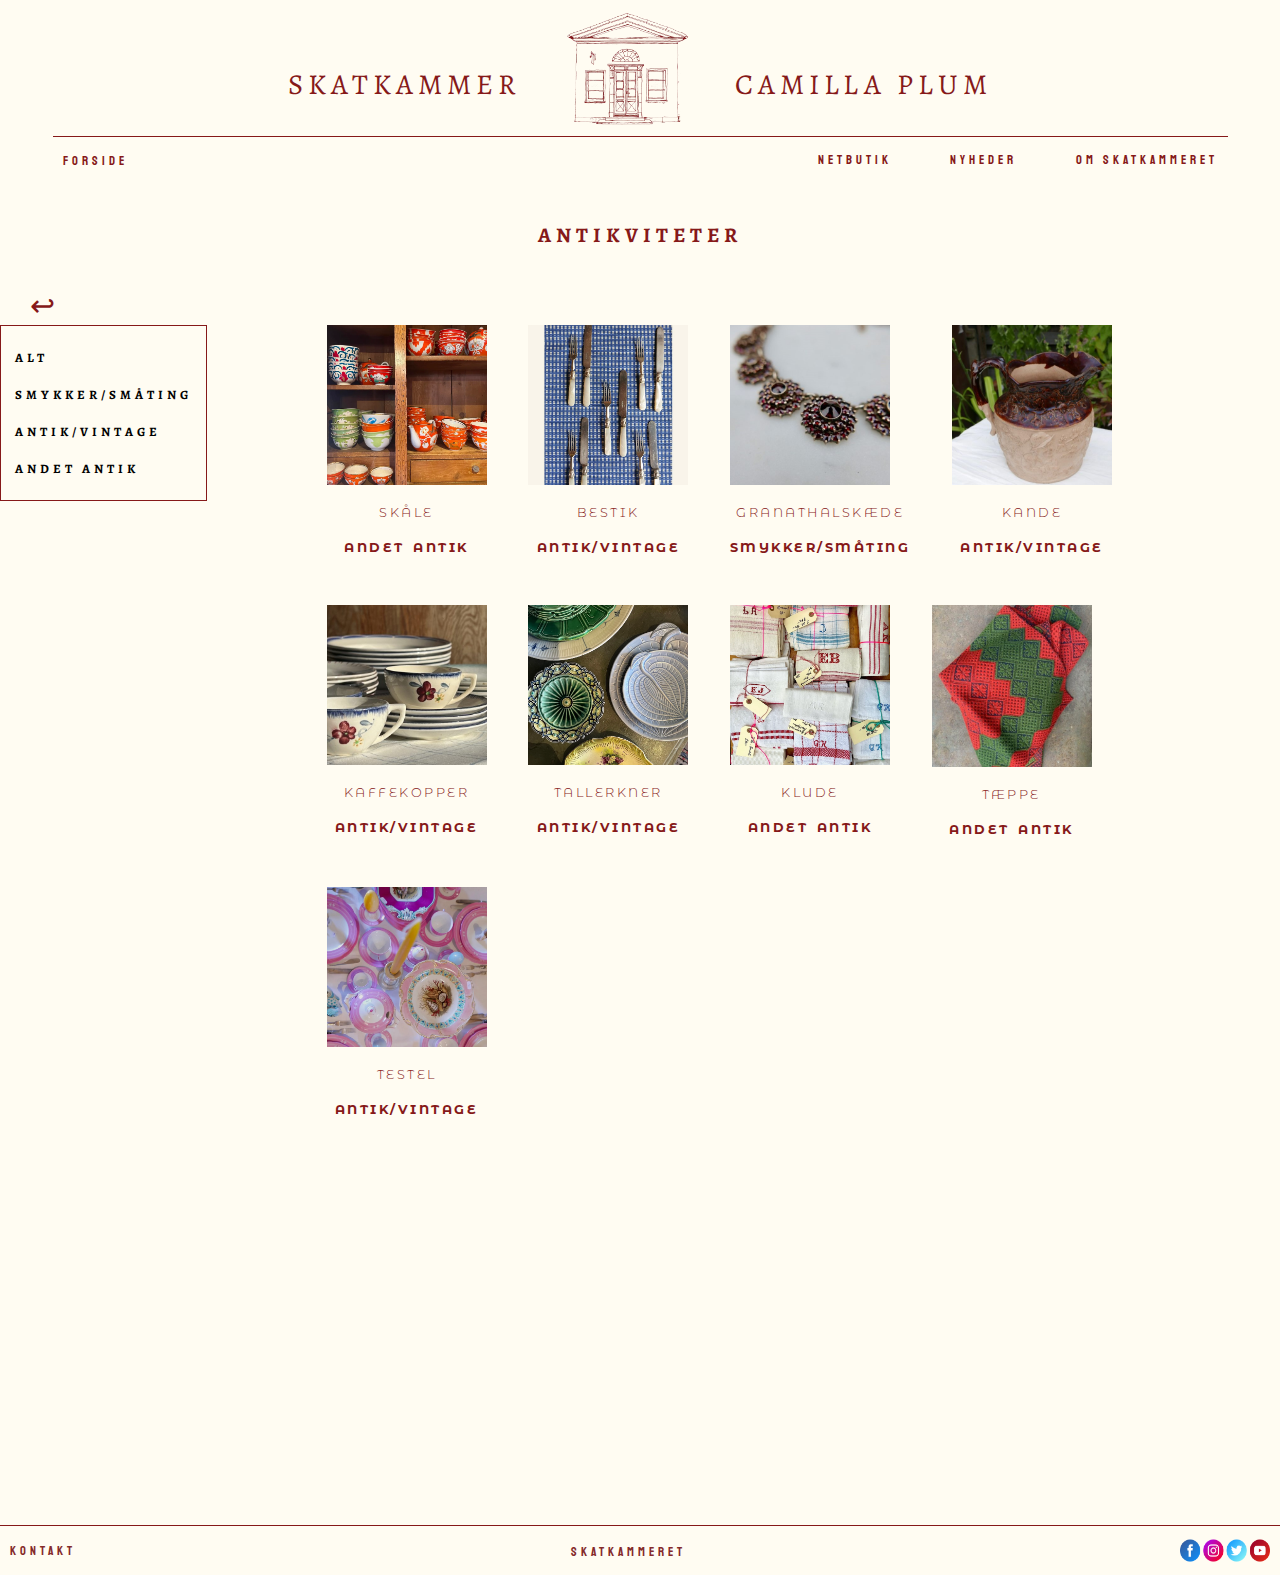
<file: antikviteter.html>
<!DOCTYPE html>
<html lang="da">

<head>
    <meta charset="UTF-8">
    <meta name="viewport" content="width=device-width, initial-scale=1.0">

    <!-- alegreya -->
    <link rel="preconnect" href="https://fonts.googleapis.com">
    <link rel="preconnect" href="https://fonts.gstatic.com" crossorigin>
    <link href="https://fonts.googleapis.com/css2?family=Alegreya&display=swap" rel="stylesheet">

    <!-- staatliches -->
    <link rel="preconnect" href="https://fonts.googleapis.com">
    <link rel="preconnect" href="https://fonts.gstatic.com" crossorigin>
    <link href="https://fonts.googleapis.com/css2?family=Staatliches&display=swap" rel="stylesheet">

    <!-- Montserrat Alternates -->
    <link rel="preconnect" href="https://fonts.googleapis.com">
    <link rel="preconnect" href="https://fonts.gstatic.com" crossorigin>
    <link href="https://fonts.googleapis.com/css2?family=Montserrat+Alternates:wght@200;300;400&display=swap"
        rel="stylesheet">

    <!-- Styles -->
    <link rel="stylesheet" href="styles/mutual_style.css">
    <link rel="stylesheet" href="styles/netbutik.css">
    <link rel="stylesheet" href="styles/antikviteter.css">

    <!-- Script -->
    <link rel="script" href="menu.js">

    <title>Antikviteter</title>
</head>

<body>
    <div class="toplogo">
        <div></div>
        <div></div>

        <div class="skatkammer">
            SKATKAMMER

        </div>

        <div class="hus_img"><a href="index.html">
                <img src="img/hus_img_x.webp" alt="hus"></a>
        </div>

        <div class="cp">
            CAMILLA PLUM

        </div>
        <div></div>
        <div></div>
    </div>

    <header>

        <div class="logo">
            <a href="index.html">Forside</a>
        </div>

        <nav>
            <ul class="menu menu_3_sider">
                <li><a href="netbutik.html">NETBUTIK</a></li>
                <li><a href="nyheder.html">NYHEDER</a></li>
                <li><a href="om_skatkammeret.html">OM SKATKAMMERET</a></li>

            </ul>
            <div class="burger">
                <div class="line"></div>
                <div class="line"></div>
                <div class="line"></div>
            </div>
        </nav>
    </header>

    <main>
        <h2>ANTIKVITETER</h2>

        <div class="back">
            <a href="netbutik.html">↩</a>
        </div>

        <div class="grid_item_filter">

            <div class="filter">
                <a href="#all">ALT</a>
                <a href="#SMYKKER_SMÅTING">SMYKKER/SMÅTING</a>
                <a href="#ANTIK_VINTAGE">ANTIK/VINTAGE</a>
                <a href="#ANDET_ANTIK">ANDET ANTIK</a>
            </div>
            <!--
                        vha. Nodws (account) "CodePen, Gallery Item filter" samt. chatgpt
            -->

            <div class="item_list">
                <div class="items">

                    <div class="item">
                        <a href="#" class="ANDET_ANTIK">
                            <img src="img/insta_webp/IMG_4782.webp" alt="pic1">
                            <h3>Skåle</h3>
                            <p>andet antik</p>
                        </a>
                    </div>

                    <div class="item">
                        <a href="#" class="ANTIK_VINTAGE">
                            <img src="img/insta_webp/IMG_4787.webp" alt="pic2">
                            <h3>Bestik</h3>
                            <p>antik/vintage</p>
                        </a>
                    </div>

                    <div class="item">
                        <a href="#" class="SMYKKER_SMÅTING">
                            <img src="img/antikviteter/pic3.webp" alt="pic3">
                            <h3>Granathalskæde</h3>
                            <p>Smykker/småting</p>
                        </a>
                    </div>

                    <div class="item">
                        <a href="#" class="ANTIK_VINTAGE">
                            <img src="img/antikviteter/pic4.webp" alt="pic4">
                            <h3>Kande</h3>
                            <p>Antik/vintage</p>
                        </a>
                    </div>

                    <a href="item_eksempel.html" class="item_link ANTIK_VINTAGE">
                        <div class="item">
                            <img src="img/antikviteter/pic5.webp" alt="pic5">
                            <h3>Kaffekopper</h3>
                            <p>Antik/vintage</p>
                        </div>
                    </a>

                    <div class="item">
                        <a href="#" class="ANTIK_VINTAGE">
                            <img src="img/insta_webp/IMG_4789.webp" alt="pic6">
                            <h3>Tallerkner</h3>
                            <p>Antik/vintage</p>
                        </a>
                    </div>

                    <div class="item">
                        <a href="#" class="ANDET_ANTIK">
                            <img src="img/insta_webp/IMG_4792.webp" alt="pic7">
                            <h3>Klude</h3>
                            <p>Andet antik</p>
                        </a>
                    </div>

                    <div class="item">
                        <a href="#" class="ANDET_ANTIK">
                            <img src="img/antikviteter/pic8.webp" alt="pic8">
                            <h3>Tæppe</h3>
                            <p>Andet antik</p>
                        </a>
                    </div>


                    <div class="item">
                        <a href="#" class="ANTIK_VINTAGE">
                            <img src="img/insta_webp/IMG_4791.webp" alt="pic9">
                            <h3>Testel</h3>
                            <p>antik/vintage</p>
                        </a>
                    </div>
                </div>
            </div>
        </div>
    </main>

    <footer>
        <p class="kontakt">KONTAKT</p>

        <div class="sitenavn2">
            <a href="index.html">SKATKAMMERET</a>
        </div>

        <img class="sociale_medier" src="img/medier.webp" alt="socialemedier">
    </footer>

    <script src="menu.js"></script>
    <script src="item_sort.js"></script>

</body>

</html>
</file>
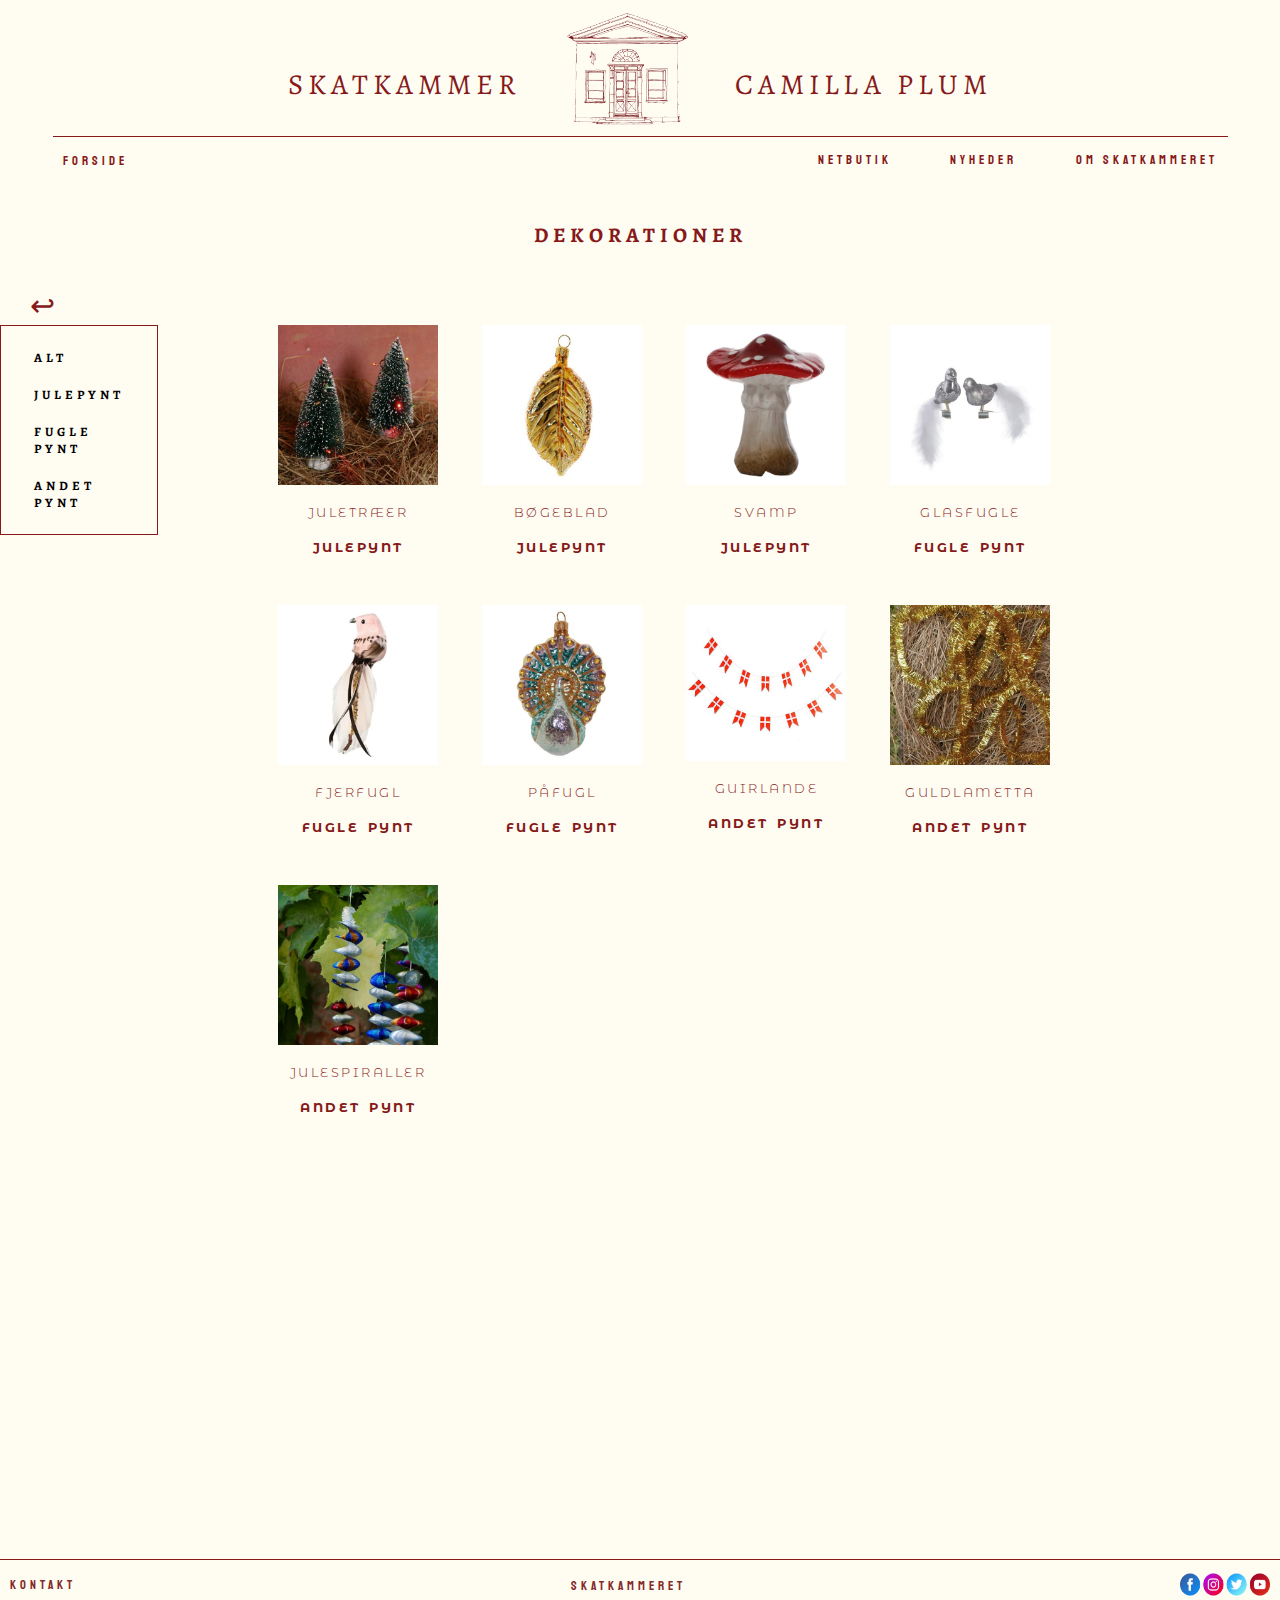
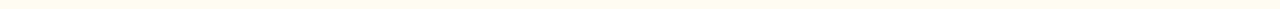
<file: dekorationer.html>
<!DOCTYPE html>
<html lang="da">

<head>
    <meta charset="UTF-8">
    <meta name="viewport" content="width=device-width, initial-scale=1.0">

    <!-- alegreya -->
    <link rel="preconnect" href="https://fonts.googleapis.com">
    <link rel="preconnect" href="https://fonts.gstatic.com" crossorigin>
    <link href="https://fonts.googleapis.com/css2?family=Alegreya&display=swap" rel="stylesheet">

    <!-- staatliches -->
    <link rel="preconnect" href="https://fonts.googleapis.com">
    <link rel="preconnect" href="https://fonts.gstatic.com" crossorigin>
    <link href="https://fonts.googleapis.com/css2?family=Staatliches&display=swap" rel="stylesheet">

    <!-- Montserrat Alternates -->
    <link rel="preconnect" href="https://fonts.googleapis.com">
    <link rel="preconnect" href="https://fonts.gstatic.com" crossorigin>
    <link href="https://fonts.googleapis.com/css2?family=Montserrat+Alternates:wght@200;300;400&display=swap"
        rel="stylesheet">

    <!-- Styles -->
    <link rel="stylesheet" href="styles/mutual_style.css">
    <link rel="stylesheet" href="styles/netbutik.css">
    <link rel="stylesheet" href="styles/dekorationer.css">

    <!-- Script -->
    <link rel="script" href="menu.js">

    <title>Dekorationer</title>
</head>

<body>
    <div class="toplogo">
        <div></div>
        <div></div>

        <div class="skatkammer">
            SKATKAMMER

        </div>

        <div class="hus_img"><a href="index.html">
                <img src="img/hus_img_x.webp" alt="hus"></a>
        </div>

        <div class="cp">
            CAMILLA PLUM

        </div>
        <div></div>
        <div></div>
    </div>

    <header>

        <div class="logo">
            <a href="index.html">Forside</a>
        </div>

        <nav>
            <ul class="menu menu_3_sider">
                <li><a href="netbutik.html">NETBUTIK</a></li>
                <li><a href="nyheder.html">NYHEDER</a></li>
                <li><a href="om_skatkammeret.html">OM SKATKAMMERET</a></li>

            </ul>
            <div class="burger">
                <div class="line"></div>
                <div class="line"></div>
                <div class="line"></div>
            </div>
        </nav>
    </header>

    <main>
        <h2>DEKORATIONER</h2>

        <div class="back">
            <a href="netbutik.html">↩</a>
        </div>

        <div class="grid_item_filter">

            <div class="filter">
                <a href="#all">ALT</a>
                <a href="#JULEPYNT">JULEPYNT</a>
                <a href="#FUGLEPYNT">FUGLE PYNT</a>
                <a href="#ANDETPYNT">ANDET PYNT</a>
            </div>
            <!--
            vha. Nodws (account) "CodePen, Gallery Item filter" samt. chatgpt
-->

            <div class="item_list">
                <div class="items">
                    <div class="item">
                        <a href="#" class="JULEPYNT">
                            <img src="img/dekorationer/pic1.webp" alt="pic1">
                            <h3>Juletræer</h3>
                            <p>Julepynt</p>
                        </a>
                    </div>

                    <div class="item">
                        <a href="#" class="JULEPYNT">
                            <img src="img/dekorationer/pic2.webp" alt="pic2">
                            <h3>Bøgeblad</h3>
                            <p>Julepynt</p>
                        </a>
                    </div>

                    <div class="item">
                        <a href="#" class="JULEPYNT">
                            <img src="img/dekorationer/pic3.webp" alt="pic3">
                            <h3>Svamp</h3>
                            <p>Julepynt</p>
                        </a>
                    </div>

                    <div class="item">
                        <a href="#" class="FUGLEPYNT">
                            <img src="img/dekorationer/pic4.webp" alt="pic4">
                            <h3>Glasfugle</h3>
                            <p>Fugle pynt</p>
                        </a>
                    </div>

                    <div class="item">
                        <a href="#" class="FUGLEPYNT">
                            <img src="img/dekorationer/pic5.webp" alt="pic5">
                            <h3>Fjerfugl</h3>
                            <p>Fugle pynt</p>
                        </a>
                    </div>

                    <div class="item">
                        <a href="#" class="FUGLEPYNT">
                            <img src="img/dekorationer/pic6.webp" alt="pic6">
                            <h3>Påfugl</h3>
                            <p>Fugle pynt</p>
                        </a>
                    </div>

                    <div class="item">
                        <a href="#" class="ANDETPYNT">
                            <img src="img/dekorationer/pic7.webp" alt="pic7">
                            <h3>Guirlande</h3>
                            <p>Andet pynt</p>
                        </a>
                    </div>

                    <div class="item">
                        <a href="#" class="ANDETPYNT">
                            <img src="img/dekorationer/pic8.webp" alt="pic8">
                            <h3>Guldlametta</h3>
                            <p>Andet pynt</p>
                        </a>
                    </div>

                    <div class="item">
                        <a href="#" class="ANDETPYNT">
                            <img src="img/dekorationer/pic9.webp" alt="pic9">
                            <h3>Julespiraller</h3>
                            <p>Andet pynt</p>
                        </a>
                    </div>
                </div>
            </div>
        </div>
    </main>

    <footer>
        <p class="kontakt">KONTAKT</p>

        <div class="sitenavn2">
            <a href="index.html">SKATKAMMERET</a>
        </div>

        <img class="sociale_medier" src="img/medier.webp" alt="socialemedier">
    </footer>

    <script src="menu.js"></script>
    <script src="item_sort.js"></script>

</body>

</html>
</file>
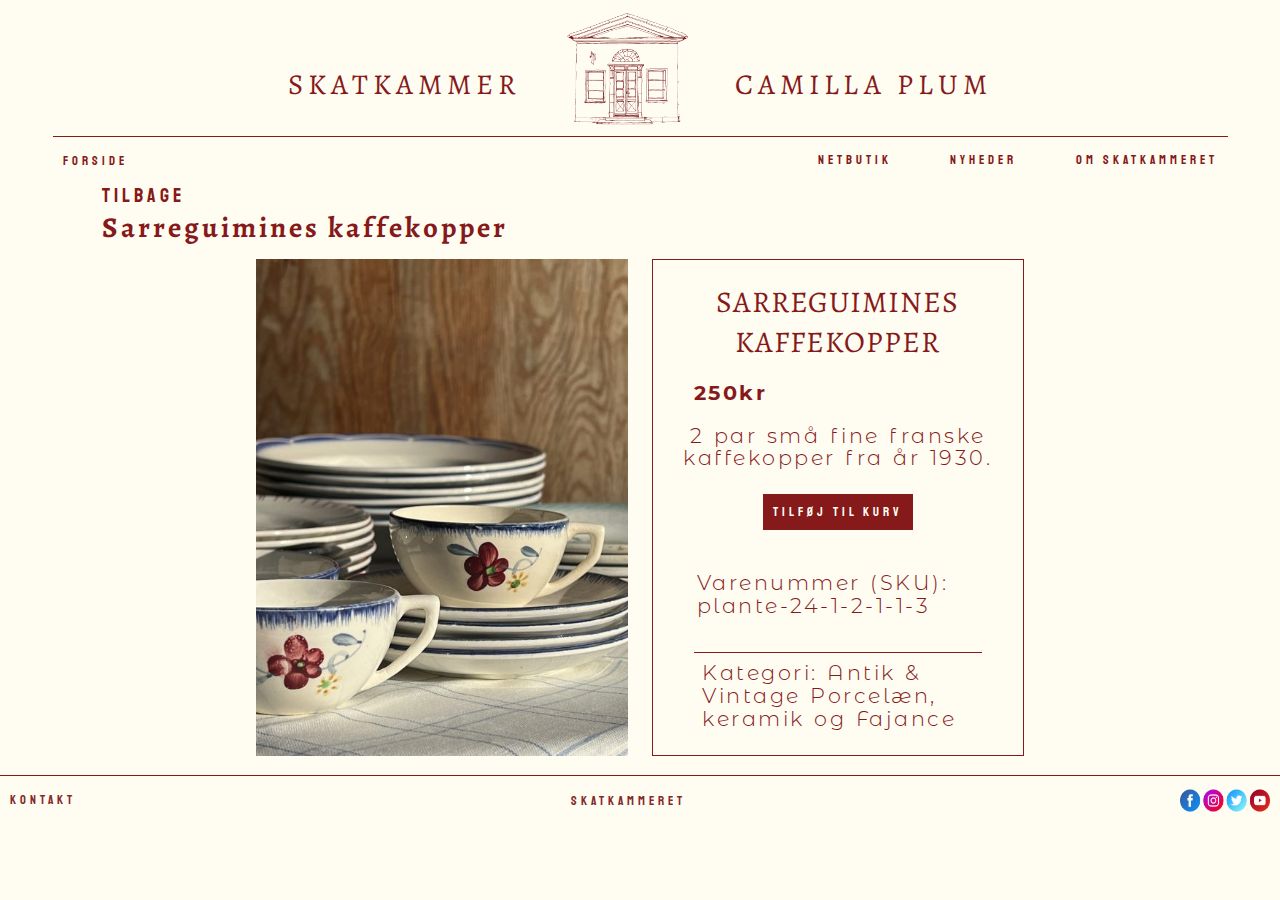
<file: item_eksempel.html>
<!DOCTYPE html>
<html lang="da">

<head>
    <meta charset="UTF-8">
    <meta name="viewport" content="width=device-width, initial-scale=1.0">

    <!-- alegreya -->
    <link rel="preconnect" href="https://fonts.googleapis.com">
    <link rel="preconnect" href="https://fonts.gstatic.com" crossorigin>
    <link href="https://fonts.googleapis.com/css2?family=Alegreya&display=swap" rel="stylesheet">

    <!-- staatliches -->
    <link rel="preconnect" href="https://fonts.googleapis.com">
    <link rel="preconnect" href="https://fonts.gstatic.com" crossorigin>
    <link href="https://fonts.googleapis.com/css2?family=Staatliches&display=swap" rel="stylesheet">

    <!-- Montserrat Alternates -->
    <link rel="preconnect" href="https://fonts.googleapis.com">
    <link rel="preconnect" href="https://fonts.gstatic.com" crossorigin>
    <link href="https://fonts.googleapis.com/css2?family=Montserrat+Alternates:wght@200;300;400&display=swap"
        rel="stylesheet">

    <!-- Styles -->
    <link rel="stylesheet" href="styles/mutual_style.css">
    <link rel="stylesheet" href="styles/netbutik.css">
    <link rel="stylesheet" href="styles/item_eksempel.css">

    <!-- Script -->
    <link rel="script" href="menu.js">

    <title>Kaffekopper</title>
</head>

<body>
    <div class="toplogo">
        <div></div>
        <div></div>

        <div class="skatkammer">
            SKATKAMMER

        </div>

        <div class="hus_img"><a href="index.html">
                <img src="img/hus_img_x.webp" alt="hus"></a>
        </div>

        <div class="cp">
            CAMILLA PLUM

        </div>
        <div></div>
        <div></div>
    </div>

    <header>

        <div class="logo">
            <a href="index.html">Forside</a>
        </div>

        <nav>
            <ul class="menu menu_3_sider">
                <li><a href="netbutik.html">NETBUTIK</a></li>
                <li><a href="nyheder.html">NYHEDER</a></li>
                <li><a href="om_skatkammeret.html">OM SKATKAMMERET</a></li>

            </ul>
            <div class="burger">
                <div class="line"></div>
                <div class="line"></div>
                <div class="line"></div>
            </div>
        </nav>
    </header>

    <main>
        <div class="push">
            <div class="tilbage">
                <a href="antikviteter.html">Tilbage</a>
            </div>

            <h2>Sarreguimines kaffekopper</h2>
        </div>

        <div class="grid_1_2">
            <div class="billede">
                <img src="img/antikviteter/spebil.webp" alt="pic5_kaffekopper">
            </div>

            <div class="info">
                <h3>Sarreguimines kaffekopper</h3>

                <div class="pris">
                    <p>250kr</p>
                </div>

                <div class="txt1">
                    <p>2 par små fine franske kaffekopper fra år 1930.</p>
                </div>

                <a href="#">Tilføj til kurv</a>

                <div class="txt2">
                    <p>Varenummer (SKU): plante-24-1-2-1-1-3</p>
                </div>

                <div class="txt3">
                    <p>Kategori: Antik & Vintage Porcelæn, keramik og Fajance</p>
                </div>
            </div>
        </div>
    </main>

    <footer>
        <p class="kontakt">KONTAKT</p>

        <div class="sitenavn2">
            <a href="index.html">SKATKAMMERET</a>
        </div>

        <img class="sociale_medier" src="img/medier.webp" alt="socialemedier">
    </footer>

    <script src="menu.js"></script>

</body>

</html>
</file>
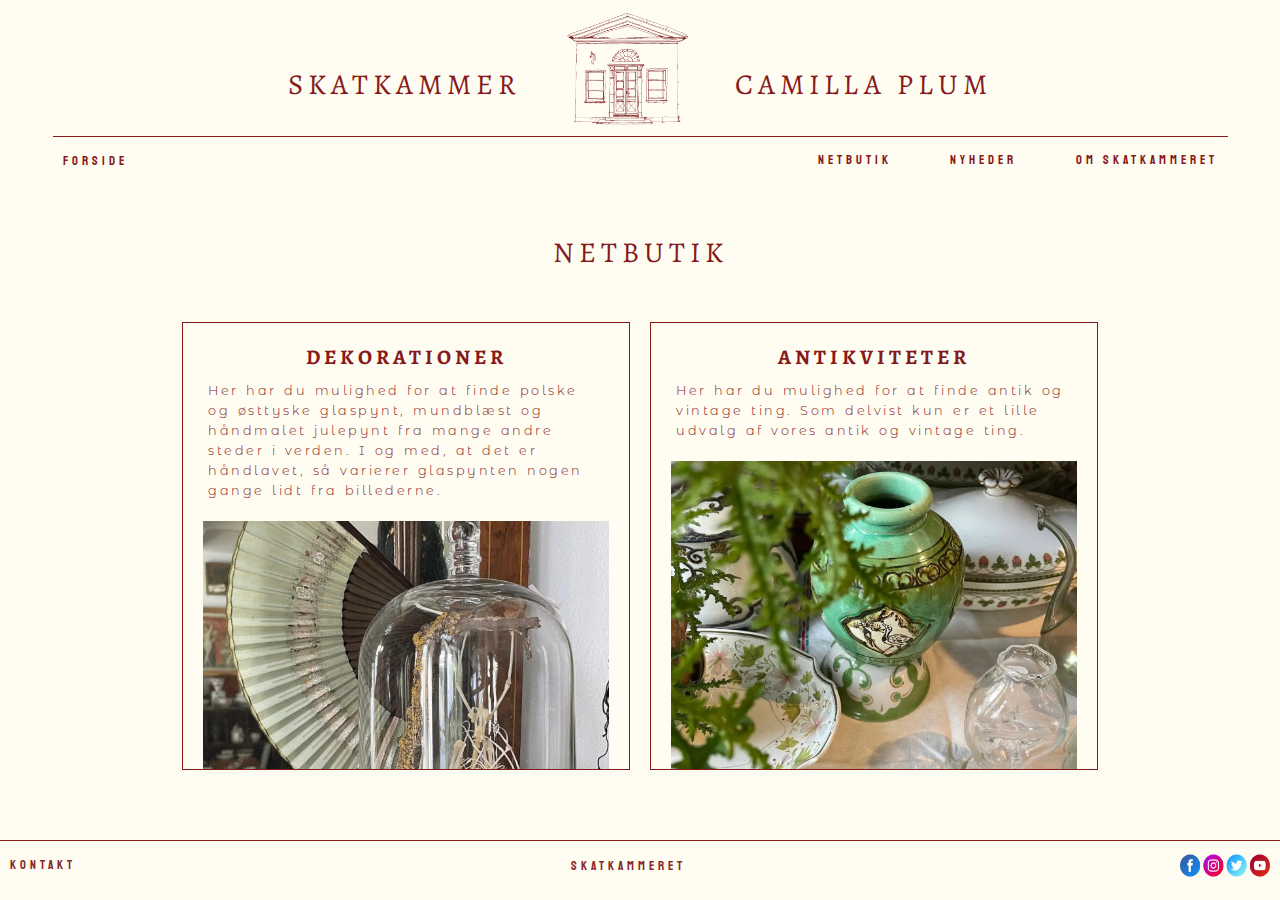
<file: netbutik.html>
<!DOCTYPE html>
<html lang="da">

<head>
    <meta charset="UTF-8">
    <meta name="viewport" content="width=device-width, initial-scale=1.0">

    <!-- alegreya -->
    <link rel="preconnect" href="https://fonts.googleapis.com">
    <link rel="preconnect" href="https://fonts.gstatic.com" crossorigin>
    <link href="https://fonts.googleapis.com/css2?family=Alegreya&display=swap" rel="stylesheet">

    <!-- staatliches -->
    <link rel="preconnect" href="https://fonts.googleapis.com">
    <link rel="preconnect" href="https://fonts.gstatic.com" crossorigin>
    <link href="https://fonts.googleapis.com/css2?family=Staatliches&display=swap" rel="stylesheet">

    <!-- Montserrat Alternates -->
    <link rel="preconnect" href="https://fonts.googleapis.com">
    <link rel="preconnect" href="https://fonts.gstatic.com" crossorigin>
    <link href="https://fonts.googleapis.com/css2?family=Montserrat+Alternates:wght@200;300;400&display=swap"
        rel="stylesheet">

    <!-- Styles -->
    <link rel="stylesheet" href="styles/mutual_style.css">
    <link rel="stylesheet" href="styles/netbutik.css">

    <!-- Script -->
    <link rel="script" href="menu.js">

    <title>Netbutik</title>
</head>

<body>
    <div class="toplogo">
        <div></div>
        <div></div>

        <div class="skatkammer">
            SKATKAMMER
        </div>

        <div class="hus_img"><a href="index.html">
                <img src="img/hus_img_x.webp" alt="hus"></a>
        </div>

        <div class="cp">
            CAMILLA PLUM
        </div>

        <div></div>
        <div></div>
    </div>

    <header>

        <div class="logo">
            <a href="index.html">Forside</a>
        </div>

        <nav>
            <ul class="menu menu_3_sider">
                <li><a href="netbutik.html">NETBUTIK</a></li>
                <li><a href="nyheder.html">NYHEDER</a></li>
                <li><a href="om_skatkammeret.html">OM SKATKAMMERET</a></li>

            </ul>
            <div class="burger">
                <div class="line"></div>
                <div class="line"></div>
                <div class="line"></div>
            </div>
        </nav>
    </header>

    <main>
        <h1>
            NETBUTIK
        </h1>

        <div class="grid1_2">
            <div class="kasse">
                <a href="dekorationer.html">
                    <h2>DEKORATIONER</h2>
                </a>

                <p>Her har du mulighed for at finde polske og østtyske glaspynt, mundblæst og håndmalet julepynt fra
                    mange
                    andre steder i verden. I og med, at det er
                    håndlavet, så varierer glaspynten nogen gange lidt fra billederne.</p>


                <img src="img/insta_webp/IMG_4783.webp"
                    alt="Vaser, dette billede skal laves om det andet var bare grimt">
            </div>

            <div class="kasse">
                <a href="antikviteter.html">
                    <h2>ANTIKVITETER</h2>
                </a>

                <p>Her har du mulighed for at finde antik og vintage ting.

                    Som delvist kun er et lille udvalg af vores antik og vintage ting.
                </p>

                <img src="img/insta_webp/IMG_4785.webp" alt="Diverse porcelæner, kopper, kander osv.">

            </div>
        </div>
    </main>

    <footer>
        <p class="kontakt">KONTAKT</p>

        <div class="sitenavn2">
            <a href="index.html">SKATKAMMERET</a>
        </div>

        <img class="sociale_medier" src="img/medier.webp" alt="socialemedier">
    </footer>

    <script src="menu.js"></script>
</body>

</html>
</file>
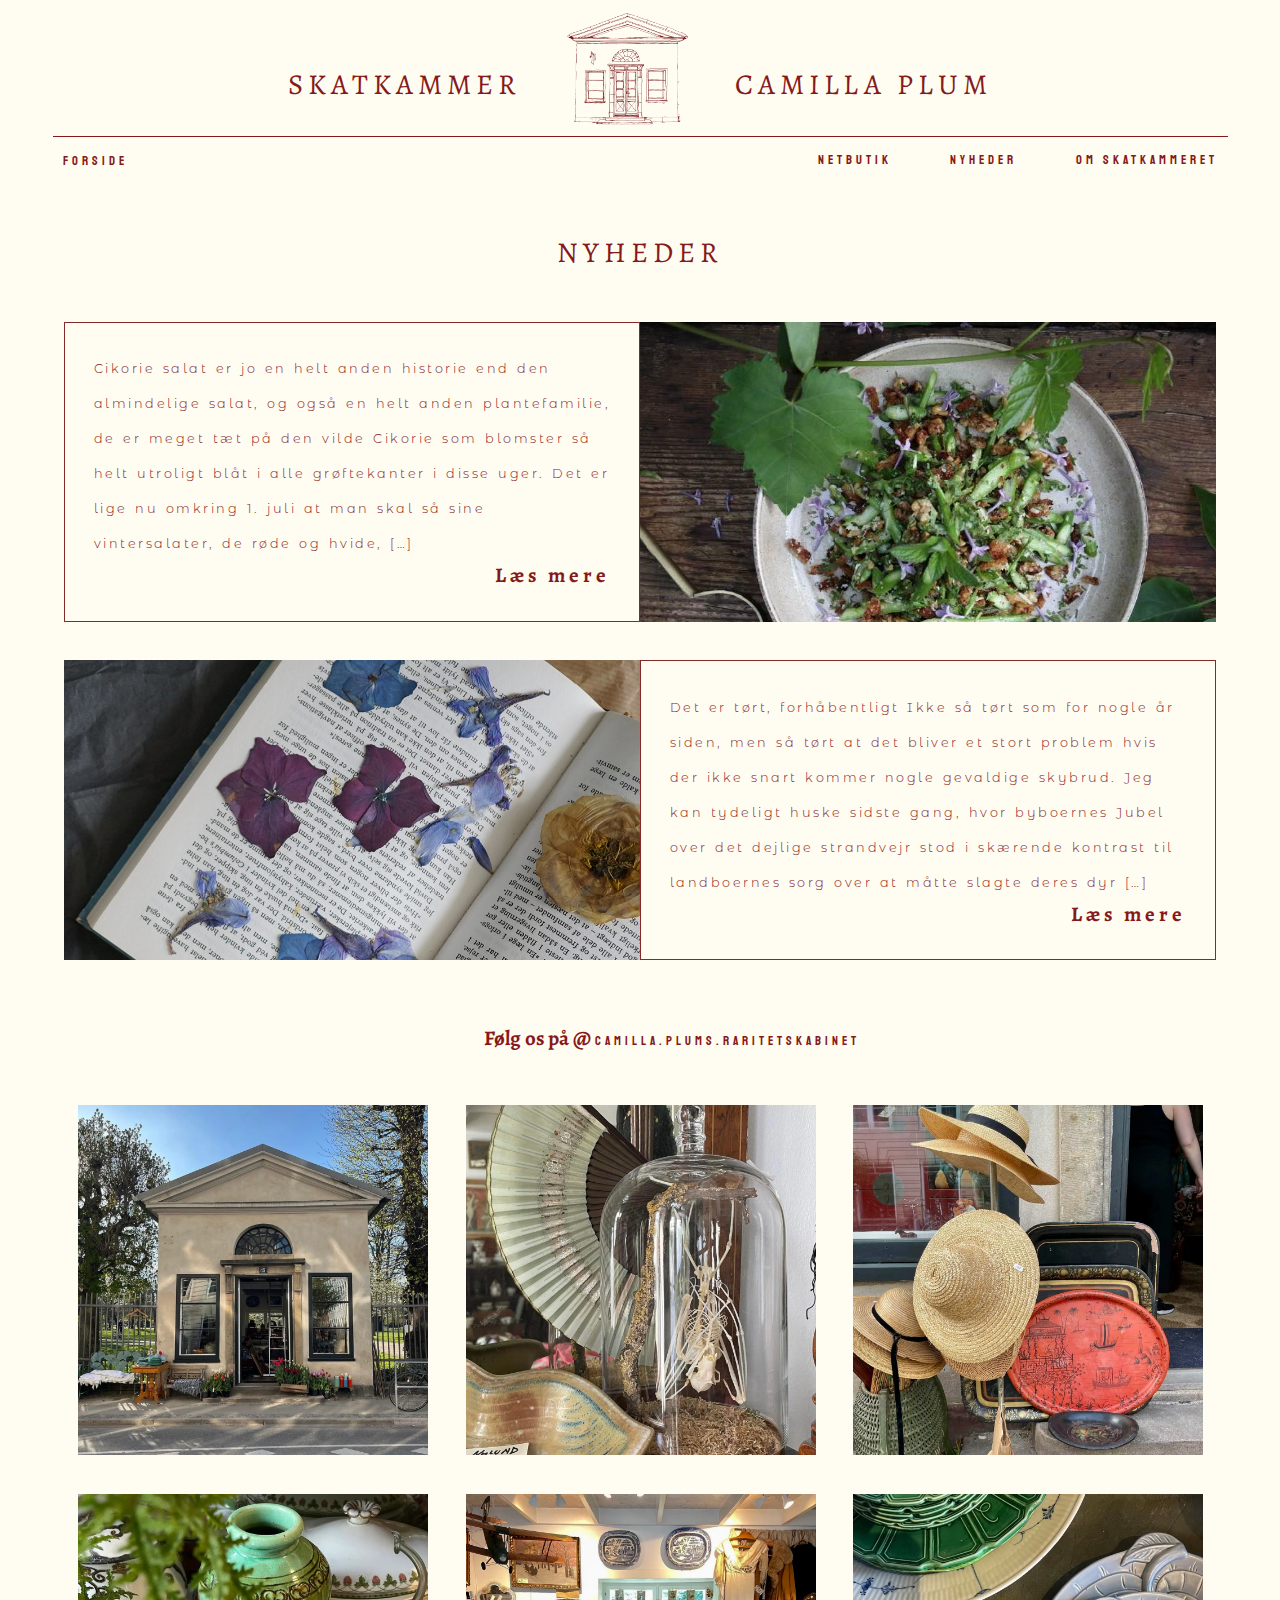
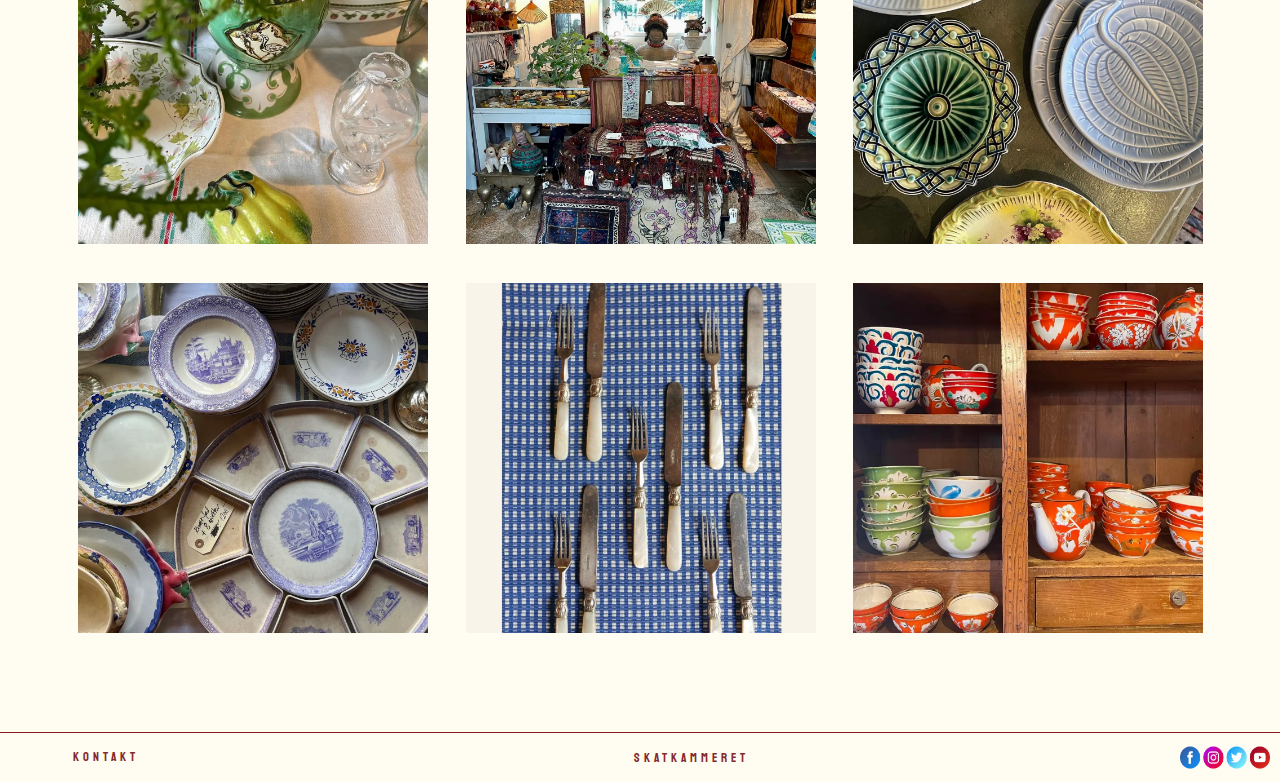
<file: nyheder.html>
<!DOCTYPE html>
<html lang="da">

<head>
    <meta charset="UTF-8">
    <meta name="viewport" content="width=device-width, initial-scale=1.0">

    <!-- alegreya -->
    <link rel="preconnect" href="https://fonts.googleapis.com">
    <link rel="preconnect" href="https://fonts.gstatic.com" crossorigin>
    <link href="https://fonts.googleapis.com/css2?family=Alegreya&display=swap" rel="stylesheet">

    <!-- staatliches -->
    <link rel="preconnect" href="https://fonts.googleapis.com">
    <link rel="preconnect" href="https://fonts.gstatic.com" crossorigin>
    <link href="https://fonts.googleapis.com/css2?family=Staatliches&display=swap" rel="stylesheet">

    <!-- Montserrat Alternates -->
    <link rel="preconnect" href="https://fonts.googleapis.com">
    <link rel="preconnect" href="https://fonts.gstatic.com" crossorigin>
    <link href="https://fonts.googleapis.com/css2?family=Montserrat+Alternates:wght@200;300;400&display=swap"
        rel="stylesheet">

    <!-- Styles -->
    <link rel="stylesheet" href="styles/mutual_style.css">
    <link rel="stylesheet" href="styles/nyheder.css">

    <!-- Script -->
    <link rel="script" href="menu.js">

    <title>Netbutik</title>
</head>

<body>
    <div class="toplogo">
        <div></div>
        <div></div>

        <div class="skatkammer">
            SKATKAMMER

        </div>

        <div class="hus_img"><a href="index.html">
                <img src="img/hus_img_x.webp" alt="hus"></a>
        </div>

        <div class="cp">
            CAMILLA PLUM

        </div>
        <div></div>
        <div></div>
    </div>

    <header>

        <div class="logo">
            <a href="index.html">Forside</a>
        </div>

        <nav>
            <ul class="menu menu_3_sider">
                <li><a href="netbutik.html">NETBUTIK</a></li>
                <li><a href="nyheder.html">NYHEDER</a></li>
                <li><a href="om_skatkammeret.html">OM SKATKAMMERET</a></li>

            </ul>
            <div class="burger">
                <div class="line"></div>
                <div class="line"></div>
                <div class="line"></div>
            </div>
        </nav>
    </header>

    <main>
        <h1>
            NYHEDER
        </h1>

        <div class="grid1">
            <div class="grid_1_tekst">
                <p>Cikorie salat er jo en helt anden historie end den almindelige salat, og også en helt anden
                    plantefamilie, de er meget
                    tæt på den vilde Cikorie som blomster så helt utroligt blåt i alle grøftekanter i disse uger.
                    Det er
                    lige nu omkring 1.
                    juli at man skal så sine vintersalater, de røde og hvide, […]</p>
                <div class="readmore">
                    <a href="index.html">
                        <h2>Læs mere</h2>
                    </a>
                </div>
            </div>
            <div class="grid_1_billede">
                <img src="img/salat.webp" alt="Cikorie salat">
            </div>
        </div>

        <div class="grid2">
            <div class="grid_2_billede">
                <img src="img/blomster.webp" alt="torke, billede af vand over blomster">
            </div>
            <div class="grid_2_tekst">
                <p>Det er tørt, forhåbentligt Ikke så tørt som for nogle år siden, men så tørt at det bliver et
                    stort
                    problem hvis der ikke
                    snart kommer nogle gevaldige skybrud. Jeg kan tydeligt huske sidste gang, hvor byboernes Jubel
                    over
                    det dejlige
                    strandvejr stod i skærende kontrast til landboernes sorg over at måtte slagte deres dyr […]
                </p>
                <div class="readmore">
                    <a href="index.html">
                        <h2>Læs mere</h2>
                    </a>
                </div>
            </div>
        </div>

        <div class="insta_tekst">
            <h2>Følg os på @ <a
                    href="https://www.instagram.com/camilla.plums.raritetskabinet/">camilla.plums.raritetskabinet</a>
            </h2>

        </div>
        <div class="insta">
            <img src="img/insta_webp/IMG_4790.webp" alt="star" class="billede_str">
            <img src="img/insta_webp/IMG_4783.webp" alt="star" class="billede_str">
            <img src="img/insta_webp/IMG_4784.webp" alt="star" class="billede_str">

            <img src="img/insta_webp/IMG_4785.webp" alt="star" class="billede_str">
            <img src="img/insta_webp/IMG_4786.webp" alt="star" class="billede_str">
            <img src="img/insta_webp/IMG_4789.webp" alt="star" class="billede_str">

            <img src="img/insta_webp/IMG_4788.webp" alt="star" class="billede_str">
            <img src="img/insta_webp/IMG_4787.webp" alt="star" class="billede_str">
            <img src="img/insta_webp/IMG_4782.webp" alt="star" class="billede_str">
        </div>



    </main>

    <footer>
        <p class="kontakt">KONTAKT</p>

        <div class="sitenavn2">
            <a href="index.html">SKATKAMMERET</a>
        </div>

        <img class="sociale_medier" src="img/medier.webp" alt="socialemedier">
    </footer>

    <script src="menu.js"></script>
</body>


</html>
</file>
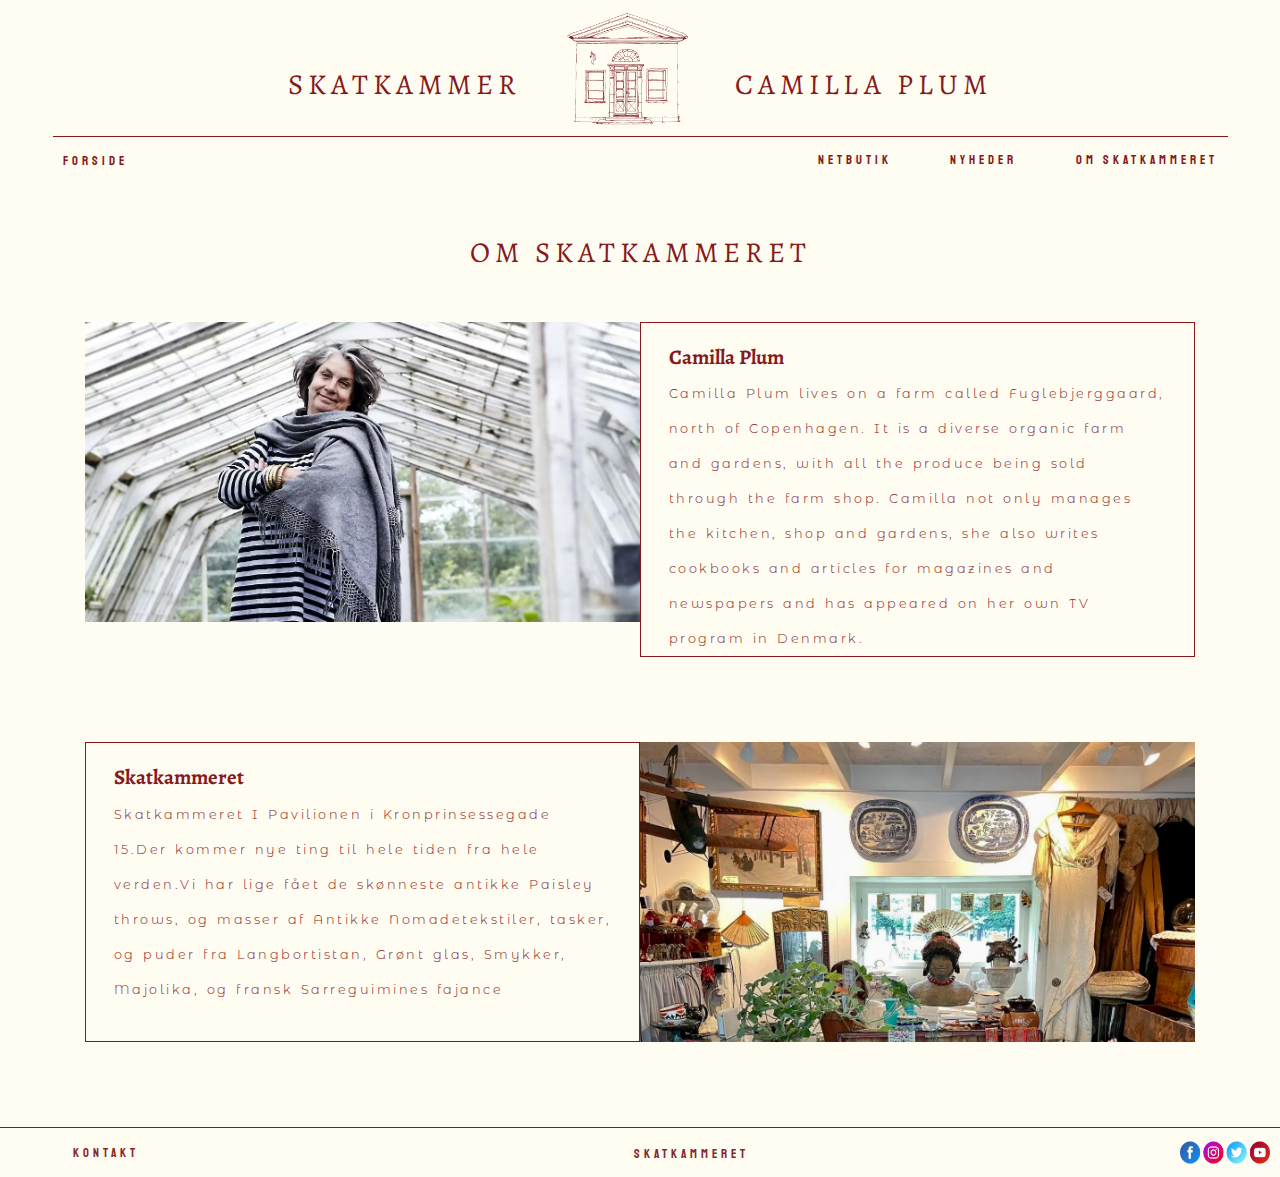
<file: om_skatkammeret.html>
<!DOCTYPE html>
<html lang="en">

<head>
    <meta charset="UTF-8">
    <meta name="viewport" content="width=device-width, initial-scale=1.0">

    <!-- alegreya -->
    <link rel="preconnect" href="https://fonts.googleapis.com">
    <link rel="preconnect" href="https://fonts.gstatic.com" crossorigin>
    <link href="https://fonts.googleapis.com/css2?family=Alegreya&display=swap" rel="stylesheet">


    <!-- staatliches -->
    <link rel="preconnect" href="https://fonts.googleapis.com">
    <link rel="preconnect" href="https://fonts.gstatic.com" crossorigin>
    <link href="https://fonts.googleapis.com/css2?family=Staatliches&display=swap" rel="stylesheet">

    <!-- Montserrat Alternates -->
    <link rel="preconnect" href="https://fonts.googleapis.com">
    <link rel="preconnect" href="https://fonts.gstatic.com" crossorigin>
    <link href="https://fonts.googleapis.com/css2?family=Montserrat+Alternates:wght@200;300;400&display=swap"
        rel="stylesheet">

    <!-- Styles -->
    <link rel="stylesheet" href="styles/mutual_style.css">
    <link rel="stylesheet" href="styles/om_skatkammeret.css">

    <!-- Script -->
    <link rel="script" href="menu.js">

    <title>Om Skatkammer</title>
</head>

<body>
    <div class="toplogo">
        <div></div>
        <div></div>

        <div class="skatkammer">
            SKATKAMMER

        </div>

        <div class="hus_img"><a href="index.html">
                <img src="img/hus_img_x.webp" alt="hus"></a>
        </div>

        <div class="cp">
            CAMILLA PLUM

        </div>
        <div></div>
        <div></div>
    </div>

    <header>

        <div class="logo">
            <a href="index.html">Forside</a>
        </div>

        <nav>
            <ul class="menu menu_3_sider">
                <li><a href="netbutik.html">NETBUTIK</a></li>
                <li><a href="nyheder.html">NYHEDER</a></li>
                <li><a href="om_skatkammeret.html">OM SKATKAMMERET</a></li>

            </ul>
            <div class="burger">
                <div class="line"></div>
                <div class="line"></div>
                <div class="line"></div>
            </div>
        </nav>
    </header>


    <main>
        <h1>OM SKATKAMMERET</h1>
        <div class="kasse-1">
            <div class="billede_om_skatkammeret">
                <img src="img/camilla_plum.webp" alt="Camilla Plum">
            </div>
            <div class="kasse-2">
                <h2>Camilla Plum</h2>
                <p>Camilla Plum lives on a farm called Fuglebjerggaard, north of Copenhagen. It is a diverse
                    organic
                    farm
                    and gardens, with
                    all the produce being sold through the farm shop. Camilla not only manages the kitchen, shop
                    and
                    gardens, she also
                    writes cookbooks and articles for magazines and newspapers and has appeared on her own TV
                    program in
                    Denmark.</p>
            </div>
        </div>

        <div class="kasse-1">

            <div class="kasse-2">
                <h2>Skatkammeret</h2>
                <p>Skatkammeret I Pavilionen i Kronprinsessegade 15.Der kommer nye ting til hele tiden fra hele
                    verden.Vi
                    har lige fået de
                    skønneste antikke Paisley throws, og masser af Antikke Nomadetekstiler, tasker, og puder fra
                    Langbortistan, Grønt glas,
                    Smykker, Majolika, og fransk Sarreguimines fajance</p>
            </div>

            <div class="billede_om_skatkammeret">
                <img src="img/insta_webp/IMG_4786.webp" alt="butikken">
            </div>
        </div>
    </main>

    <footer>
        <p class="kontakt">KONTAKT</p>

        <div class="sitenavn2">
            <a href="index.html">SKATKAMMERET</a>
        </div>

        <img class="sociale_medier" src="img/medier.webp" alt="socialemedier">
    </footer>
    <script src="menu.js"></script>
</body>

</html>
</file>
<file: styles/mutual_style.css>
/* -------------------------------- ALLE  SIDER -------------------------------- */

* {
  box-sizing: border-box;
}

/* ---------------- VARIABLER -------------------------------- */

html {
  --primary-cl: #fffcf2;
  --secondary-cl: #861919;

  --font-xl: 1.8rem;
  --font-lg: 1.3rem;
  --font-sm: 1rem;
  --font-menu: 0.8rem;

  --primary-font: "Alegreya", serif;
  --secondary-font: "Staatliches", sans-serif;
}

/* ---------------- TEKST-------------------------------- */
h1 {
  font-family: var(--primary-font);
  color: var(--secondary-cl);
  font-size: var(--font-xl);
  font-weight: lighter;
  letter-spacing: 5px;
  margin: 50px auto;

  text-align: center;
}

h2 {
  font-family: var(--primary-font);
  color: var(--secondary-cl);
  font-size: var(--font-lg);
}

p {
  color: var(--secondary-cl);
  font-size: var(--font-sm);
  font-weight: 300;
  letter-spacing: 2.5px;
  word-spacing: 2px;
  line-height: 35px;
}

ul {
  font-family: var(--primary-font);
  color: var(--secondary-cl);
  font-size: var(--font-sm);

  margin-top: 9%;
  list-style: none;
  line-height: 1.6;
  text-align: center;
  font-weight: 600;
}

/* ---------------- HEADER/MENU -------------------------------- */

main {
  max-width: 1300px;
  margin: 0px auto;
}

header {
  font-family: "Inter", sans-serif;
  text-transform: uppercase;
  font-weight: 400;
  background-color: var(--primary-cl);
  border-top: 1.2px solid #861919;
}

header {
  max-width: 1175px;
  margin: 0px auto;
  top: 0;
  padding: 10px;
  display: flex;
  justify-content: space-between;
  align-items: center;
  list-style: none;
  overflow-x: auto;
  z-index: 1000;
}

header .logo_sitenavn {
  display: flex;
  justify-content: space-between;
  list-style: none;

  margin: 0;
  padding: 0;
  padding-bottom: 0.4rem;

  letter-spacing: 3.6px;
  gap: 65px;
  overflow-x: auto;
}

header nav ul {
  display: flex;
  justify-content: space-between;
  list-style: none;

  margin: 0;
  padding: 0;
  padding-bottom: 0.4rem;

  letter-spacing: 4.5px;
  gap: 30px;
  overflow-x: auto;
}
.menu_3_sider {
  width: 400px;
}

.logo {
  width: 400px;
}

a,
.kontakt {
  text-decoration: none;
  font-family: var(--secondary-font);
  font-style: normal;
  font-weight: 500;
  color: var(--secondary-cl);
  font-size: var(--font-menu);
  letter-spacing: 4px;
  line-height: normal;
}

a:hover {
  color: #472828;
}

@media (max-width: 800px) {
  header nav ul {
    display: none;
  }

  .ord_1 {
    display: none;
  }

  .div_ord_3_1 {
    display: none;
  }
}

nav {
  display: flex;
  align-items: center;
}

.menu {
  display: flex;
  list-style: none;
  margin: 0;
  padding: 0;
}

.menu li:last-child {
  margin-right: 0;
}

.menu a:hover {
  color: #472828;
}

.burger {
  width: 30px;
  height: 20px;
  cursor: pointer;
}

.burger .line {
  width: 100%;
  height: 2px;
  background-color: #472828;
  margin-bottom: 5px;
  transition: 0.2s linear;
}
.burger {
  display: none;
}
@media screen and (max-width: 800px) {
  .menu {
    display: none;
  }
  .burger {
    display: block;
  }
  .burger.active .line:nth-child(1) {
    transform: rotate(45deg) translate(5px, 5px);
    transition: 0.2s linear;
  }

  .burger.active .line:nth-child(2) {
    opacity: 0;
    transition: 0.15s linear;
  }
  .logo {
    width: 50px;
  }

  .burger.active .line:nth-child(3) {
    transform: rotate(-45deg) translate(5px, -5px);
    transition: 0.2s linear;
  }
  nav.active .menu {
    display: block;
    background-color: #fcfaf0;
    position: absolute;
    top: 50px;
    left: 0;
    width: 100%;
    box-shadow: 0 0 10px rgba(0, 0, 0, 0.1);
    z-index: 1;
  }

  nav.active .menu li {
    margin: 10px 20px;
    text-align: right;
    direction: rtl;
  }

  nav.active .menu a {
    font-size: 24px;
    font-size: 1rem;
  }
}

/* ---------------- FOOTER -------------------------------- */

footer {
  max-width: 1300px;
  display: flex;
  justify-content: space-between;
  list-style: none;
  align-items: center;
  margin: 0 auto;
  padding: 0 10px;
  overflow-x: auto;
  position: relative;
  background-color: var(--primary-cl);
  border-top: 1.2px solid #861919;
  font-family: "Inter", sans-serif;
}

.kontakt {
  font-size: 0.8rem;
  color: #852a2a;
}

.sitenavn2 a {
  text-decoration: none;
  color: #852a2a;
  font-size: 0.8rem;
}

.sociale_medier {
  width: 90px;
  height: 49px;
}
</file>
<file: styles/netbutik.css>
* {
  margin: 0;
  padding: 0;
  box-sizing: border-box;
}

img {
  width: 100%;
  height: auto;
  display: block;
}

/* fonts */
/* font-family: 'Staatliches', sans-serif; */
@font-face {
  font-family: "staatlichesregular";
  src: url("../fonts/Staatliches/staatliches-regular-webfont.woff2") format("woff2"), url("../fonts/Staatliches/staatliches-regular-webfont.woff") format("woff");
  font-weight: normal;
  font-style: normal;
}

/* 
************** Globalt **************
*/
body {
  background-color: var(--primary-cl);
}

h1 {
  font-family: var(--primary-font);
  letter-spacing: 5px;
  margin: 50px auto;
  font-size: var(--font-xl);
  text-align: center;
  color: var(--secondary-cl);
}

p {
  font-family: "Montserrat Alternates", sans-serif;
  font-size: 0.8rem;
  font-weight: 300;
  letter-spacing: 2.5px;
  word-spacing: 2px;
  line-height: 35px;
  color: #861919;
}

@media (min-width: 789px) {
  /******* TOP LOGO ************/
  .toplogo {
    display: flex;
    justify-content: space-around;
    width: 73%;
    margin: 0 auto;
    padding-top: 1%;
  }
  .skatkammer,
  .cp {
    font-family: var(--primary-font);
    color: var(--secondary-cl);
    font-size: var(--font-xl);
    font-weight: lighter;
    letter-spacing: 5px;
    margin-block: 5.6% 0;

    text-align: center;
  }
  .hus_img {
    background-color: var(--primary-cl);
    width: 13%;
    padding-bottom: 1%;
  }

  .grid1_2 {
    display: flex;
    justify-content: center;
    margin: 20px auto;
    gap: 20px;
    align-items: center;
  }

  .kasse {
    position: relative;
    border: solid var(--secondary-cl) 0.1px;
    padding: 10px;
    width: 35%;
    aspect-ratio: 1/1;
    overflow: hidden;
    margin: 0 0 50px 0;
    display: flex;
    flex-direction: column;
    align-items: center;
  }

  /* .kasse h2 {
    font-family: var(--secondary-font);
    letter-spacing: 5px;
    margin: 15px;
    font-size: 2cqw;
    text-align: center;
    color: var(--secondary-cl);
  } */

  .kasse h2 {
    margin: 10px 0;
  }

  .kasse p {
    line-height: 20px;
    padding: 0 15px;
    margin-bottom: 10px;
  }
  /* .kasse p {
    font-family: "Montserrat Alternates", sans-serif;
    max-width: 22vw;
    font-size: 1cqw;
    color: var(--secondary-cl);
    margin-bottom: 10px;
  } */

  .kasse img {
    display: block;
    width: 100%;
    height: 100%;
    object-fit: cover;
    padding: 10px;
  }
}

@media (max-width: 800px) {
  .skatkammer {
    font-size: 1rem;
    margin-bottom: 5%;
  }

  .cp {
    font-size: 1rem;
    display: none;
  }

  .hus_img {
    display: none;
  }
  .toplogo {
    display: flex;
    justify-content: space-around;
    width: 73%;
    margin: 0 auto;
    padding-top: 1%;
    /* display: none; */
  }

  .skatkammer,
  .cp {
    font-family: var(--primary-font);
    color: var(--secondary-cl);
    font-weight: lighter;
    letter-spacing: 5px;
    margin-block: 5.6% 0;

    text-align: center;
    /* display: none; */
  }

  .hus_img {
    background-color: var(--primary-cl);
    width: 13%;
    padding-bottom: 1%;
    display: none;
  }

  .grid1_2 {
    display: flex;
    flex-direction: column;
    justify-content: center;
    margin: 0 30px;
  }

  .kasse {
    border: solid var(--secondary-cl) 1px;
    padding: 10px;
    width: auto;
    height: 400px;
    margin-bottom: 50px;
    display: flex;
    flex-direction: column;
    align-items: center;
  }

  .kasse h2 {
    margin-bottom: 10px;
  }

  .kasse p {
    line-height: 110%;
    padding: 0 10px;
  }

  /* .kasse h2 {
    font-family: var(--secondary-font);
    letter-spacing: 5px;
    margin: 15px;
    font-size: 4cqw;
    color: var(--secondary-cl);
  } */

  /* .kasse p {
    font-family: "Montserrat Alternates", sans-serif;
    max-width: 45vw;
    color: var(--secondary-cl);
    margin-bottom: 10px;
  } */

  .kasse img {
    display: block;
    width: 100%;
    height: 100%;
    object-fit: cover;
    padding: 10px;
  }
}
</file>
<file: styles/antikviteter.css>
* {
  margin: 0;
  padding: 0;
  box-sizing: border-box;
}

img {
  width: 100%;
  height: auto;
  display: block;
}

/*
************* DEKORATIONER **************
*/
body {
  background-color: var(--primary-cl);
}

h2 {
  letter-spacing: 5px;
  text-align: center;
  padding: 3%;
}

p {
  font-family: "Montserrat Alternates", sans-serif;
  font-size: 0.8rem;
  font-weight: 300;
  letter-spacing: 2.5px;
  word-spacing: 2px;
  line-height: 35px;
  color: #861919;
}

h3 {
  font-family: "Montserrat Alternates", sans-serif;
  font-size: 0.8rem;
  font-weight: 300;
  letter-spacing: 2.5px;
  word-spacing: 2px;
  line-height: 35px;
  color: #861919;
  text-transform: uppercase;
}

/* h2 {
  font-family: var(--secondary-font);
  letter-spacing: 5px;
  margin: 50px auto;
  padding: 10px;
  font-size: var(--font-xl);
  text-align: center;
  color: var(--secondary-cl);
} */

.back a:link {
  padding: 0 0 15px 30px;
  font-size: 30px;
}

.item_list {
  width: 100%;
  height: 100%;
  padding: 0 120px;
}

.item {
  text-align: center;
  margin-bottom: 40px;
}

.item img {
  /* display: inline-block; */
  margin-bottom: 10px;

  /* max-height: 138.867px;
  max-width: 183.567px; */

  width: 100%;
  height: auto;
  display: block;
  max-width: 160px;
  max-height: 100%;
}

/* h3 {
  font-weight: 400;
} */

p {
  font-weight: bold;
  text-transform: uppercase;
}

.item_link p {
  letter-spacing: 2.5px;
  word-spacing: 2px;
  line-height: 35px;
}

.item_link {
  color: inherit;
  letter-spacing: 1px;
}

.grid_item_filter {
  display: flex;
}

@media (min-width: 800px) {
  /* 
************** Filter **************
*/
  .filter {
    display: flex;
    flex-direction: column;
    border: solid 1px var(--secondary-cl);
    max-width: fit-content;
    text-align: left;
    padding: 1%;
    margin-bottom: 80%;
  }

  .filter a {
    padding: 10px 1px;
    display: inline-block;
    color: black;
    text-decoration: none;
    transition: all 0.2s;
    font-family: var(--primary-font);
    font-weight: bold;
  }

  .filter a:hover {
    color: #472828;
  }

  .items a.hide,
  .items a.pophide {
    opacity: 0;
    transition: all 0.1s;
  }

  .item.hide {
    display: none;
  }
  /*
************** vha. Nodws (account) "CodePen, Gallery Item filter" samt. chatgpt. **************
*/

  .items {
    /* display: grid;
  grid-template-columns: 1fr 1fr 1fr;
  grid-gap: 50px; */

    display: flex;
    flex-wrap: wrap;
    justify-content: flex-start;
    gap: 5%;
  }
}

@media (max-width: 800px) {
  .skatkammer {
    font-size: 1rem;
    margin-bottom: 5%;
  }

  .cp {
    font-size: 1rem;
    display: none;
  }

  .hus_img {
    display: none;
  }
  .item_list {
    padding: 0 60px;
  }

  .items {
    /* display: grid;
    grid-template-columns: 1fr;
    grid-gap: 50px; */

    display: flex;
    flex-direction: column;
    grid-gap: 5%;
    align-items: center;
  }

  .back a:link {
    position: relative;
    margin: 0 30px 0 0;
    font-size: 30px;
  }

  .back {
    text-align: right;
  }

  /* FILTER */
  .filter {
    display: none;
  }
}
</file>
<file: styles/dekorationer.css>
* {
  margin: 0;
  padding: 0;
  box-sizing: border-box;
}

img {
  width: 100%;
  height: auto;
  display: block;
}

/*
************* DEKORATIONER **************
*/
body {
  background-color: var(--primary-cl);
}

h2 {
  letter-spacing: 5px;
  text-align: center;
  padding: 3%;
}

p {
  font-family: "Montserrat Alternates", sans-serif;
  font-size: 0.8rem;
  font-weight: 300;
  letter-spacing: 2.5px;
  word-spacing: 2px;
  line-height: 35px;
  color: #861919;
}

h3 {
  font-family: "Montserrat Alternates", sans-serif;
  font-size: 0.8rem;
  font-weight: 300;
  letter-spacing: 2.5px;
  word-spacing: 2px;
  line-height: 35px;
  color: #861919;
  text-transform: uppercase;
}

/* h2 {
  font-family: var(--secondary-font);
  letter-spacing: 5px;
  margin: 50px auto;
  padding: 10px;
  font-size: var(--font-xl);
  text-align: center;
  color: var(--secondary-cl);
} */

.back a:link {
  padding: 0 0 15px 30px;
  font-size: 30px;
}

.item_list {
  width: 100%;
  height: 100%;
  padding: 0 120px;
}

.item {
  text-align: center;
  margin-bottom: 40px;
}

.item img {
  margin-bottom: 10px;

  width: 100%;
  height: auto;
  display: block;
  max-width: 160px;
  max-height: 100%;
}

/* h3 {
  font-family: var(--primary-font);
  font-size: var(--font-lg);
  text-transform: uppercase;
  letter-spacing: 1px;
}

h3 {
  font-weight: 400;
} */

p {
  font-weight: bold;
  text-transform: uppercase;
}

.grid_item_filter {
  display: flex;
}

@media (min-width: 800px) {
  /* 
************** Filter **************
*/
  .filter {
    display: flex;
    flex-direction: column;
    border: solid 1px var(--secondary-cl);
    max-width: fit-content;
    text-align: left;
    padding: 1%;
    margin-bottom: 80%;
  }

  .filter a {
    padding: 10px 20px;
    display: inline-block;
    color: black;
    text-decoration: none;
    transition: all 0.2s;
    font-family: var(--primary-font);
    font-weight: bold;
  }

  .filter a:hover {
    color: #472828;
  }

  .items a.hide,
  .items a.pophide {
    opacity: 0;
    transition: all 0.1s;
  }

  .item.hide {
    display: none;
  }
  /*
************** vha. Nodws (account) "CodePen, Gallery Item filter" samt. chatgpt. **************
*/

  .items {
    /* display: grid;
  grid-template-columns: 1fr 1fr 1fr;
  grid-gap: 50px; */

    display: flex;
    flex-wrap: wrap;
    justify-content: flex-start;
    gap: 5%;
  }
}

@media (max-width: 800px) {
  .skatkammer {
    font-size: 1rem;
    margin-bottom: 5%;
  }

  .cp {
    font-size: 1rem;
    display: none;
  }

  .hus_img {
    display: none;
  }
  .item_list {
    padding: 0 60px;
  }

  .items {
    display: flex;
    flex-direction: column;
    grid-gap: 5%;
    align-items: center;
  }

  .back a:link {
    position: relative;
    margin: 0 30px 0 0;
    font-size: 30px;
  }

  .back {
    text-align: right;
  }

  /* FILTER */
  .filter {
    display: none;
  }
}
</file>
<file: styles/item_eksempel.css>
* {
  margin: 0;
  padding: 0;
  box-sizing: border-box;
}

img {
  width: 100%;
  height: auto;
  display: block;
}

/*
************* DEKORATIONER **************
*/
body {
  background-color: var(--primary-cl);
}

/* main {
  max-height: 93vh;
} */

.push {
  display: flex;
  flex-direction: column;
  align-items: flex-start;
  margin-bottom: 1%;
  padding: 0 0 0 8%;
}

h2 {
  letter-spacing: 3px;
  font-size: var(--font-xl);
}

/* h2 {
  font-family: "Montserrat Alternates", sans-serif;
  letter-spacing: 3px;
  font-size: var(--font-xl);
  color: var(--secondary-cl);
} */

h3 {
  font-family: var(--primary-font);
  font-size: 30px;
  color: var(--secondary-cl);
  text-transform: uppercase;
  letter-spacing: 1px;
  margin: 10px 0 20px 0;
  font-weight: 400;
}

.tilbage a:link {
  font-size: 20px;
  margin-top: 2%;
}

.grid_1_2 {
  display: grid;
  grid-template-columns: 1fr 1fr;
  margin: auto 20%;
  gap: 3%;
}

.billede {
  width: 100%;
  height: auto;
  margin-bottom: 5%;
}

.info {
  text-align: center;
  margin-bottom: 5%;
  border: solid var(--secondary-cl) 1px;
  padding: 3%;

  width: 100%;
  max-height: 504.4px;
}

.info p {
  font-size: var(--font-lg);
  line-height: 110%;
}

.info a {
  padding: 10px;
  background-color: var(--secondary-cl);
  color: var(--primary-cl);
}

.pris p {
  margin: 20px 30px;
  font-weight: bold;
  text-align: left;
}

.txt1 p {
  max-width: 25vw;
  margin: 0 auto;
  margin-bottom: 9%;
}

.txt2,
.txt3 {
  margin-top: 9%;
  text-align: left;
  margin-inline: 30px;
}

.txt2 p {
  margin-top: 50px;
  padding: 1%;
}

.txt3 p {
  border-top: 1px solid var(--secondary-cl);
  padding: 3%;
}

@media (max-width: 800px) {
  .skatkammer {
    font-size: 1rem;
    margin-bottom: 5%;
  }

  .cp {
    font-size: 1rem;
    display: none;
  }

  .hus_img {
    display: none;
  }
  .tilbage a:link {
    position: relative;
    margin: 0 30px 0 0;
    font-size: 30px;
  }

  .tilbage {
    text-align: right;
  }

  .grid_1_2 {
    display: flex;
    flex-direction: column;
    align-items: center;
  }

  .billede {
    width: 90%;
    height: 100%;
    margin-bottom: 5%;
  }

  .info {
    text-align: center;
    border: solid var(--secondary-cl) 1px;
    margin-bottom: 10%;
    padding: 2%;
    width: 128%;
    max-width: 500px;
    height: auto;
  }

  /* 


.info p {
  font-size: var(--font-lg);
  line-height: 110%;
}

.info a {
  padding: 10px;
  background-color: var(--secondary-cl);
  color: var(--primary-cl);
} */

  h3 {
    font-family: var(--primary-font);
    font-size: larger;
    color: var(--secondary-cl);
    text-transform: uppercase;
    letter-spacing: 1px;
    margin: 20px 0 10px 0;
    font-weight: 400;
  }

  .pris p {
    margin: 10px 20px;
    font-weight: bold;
    text-align: left;
    font-size: smaller;
  }

  .txt1 p {
    max-width: 70vw;
    margin: 0 auto;
    margin-bottom: 5.5%;
    font-size: medium;
  }

  .txt2 p {
    margin-top: 10px;
    padding: 0.1%;
    font-size: medium;
  }

  .txt3 p {
    border-top: 1px solid var(--secondary-cl);
    padding: 1.5%;
    font-size: medium;
  }
}
</file>
<file: styles/nyheder.css>
* {
  margin: 0;
  padding: 0;
  box-sizing: border-box;
  background-color: var(--primary-cl);
}

p {
  font-family: "Montserrat Alternates", sans-serif;
  font-size: 0.8rem;
  font-weight: 300;
  letter-spacing: 2.5px;
  word-spacing: 2px;
  line-height: 35px;
  color: #861919;
}

img {
  width: 100%;
  height: auto;
  display: block;
}

.insta {
  display: grid;
  max-width: 1200px;
  padding-left: 3%;
  margin: auto; /* Centrerer gitteret inden i dens container */
  grid-template-columns: 1fr 1fr 1fr;
  grid-template-rows: 1fr 1fr 1fr;
  /* gap: 0px; */
  padding-top: 15px;
  padding-bottom: 60px;
}

/******* TOP LOGO ************/
.toplogo {
  display: flex;
  justify-content: space-around;
  width: 73%;
  margin: 0 auto;
  padding-top: 1%;
}
.skatkammer,
.cp {
  font-family: var(--primary-font);
  color: var(--secondary-cl);
  font-size: var(--font-xl);
  font-weight: lighter;
  letter-spacing: 5px;
  margin-block: 5.6% 0;

  text-align: center;
}
.hus_img {
  background-color: var(--primary-cl);
  width: 13%;
  padding-bottom: 1%;
}

@media (min-width: 800px) {
  .grid1 {
    display: grid;
    grid-template-columns: 1fr 1fr;
    gap: 0px;
    padding-bottom: 3%;
    padding-left: 5%;
    padding-right: 5%;
  }

  .grid2 {
    display: grid;
    grid-template-columns: 1fr 1fr;
    gap: 0px;
    padding-bottom: 5%;
    padding-left: 5%;
    padding-right: 5%;
  }

  .grid_1_tekst {
    border: solid #852a2a 0.1px;
  }

  .grid_2_tekst {
    border: solid #852a2a 0.1px;
  }

  .grid_1_billede {
    max-width: 100%;
    height: auto;
    max-height: 300px;
    overflow: hidden;
  }

  .grid_2_billede {
    max-width: 100%;
    height: auto;
    max-height: 300px;
    overflow: hidden;
  }

  .billede_str {
    width: 350px;
    padding-bottom: 10%;
  }
}

p {
  padding-top: 5%;
  padding-right: 5%;
  padding-left: 5%;
}

.kontakt {
  padding-top: 0%;
}

h2 {
  padding-left: 5%;
}

.insta_tekst {
  text-align: center;
  padding-bottom: 3%;
}
.readmore {
  text-align: right;
  padding-right: 5%;
}

.kontakt {
  font-size: 0.8rem;
  color: #852a2a;
}

.sitenavn2 a {
  text-decoration: none;
  color: #852a2a;
  font-size: 0.8rem;
}

.sociale_medier {
  width: 90px;
  height: 49px;
}

@media (max-width: 800px) {
  .skatkammer {
    font-size: 1rem;
    margin-bottom: 5%;
  }

  .cp {
    font-size: 1rem;
    display: none;
  }

  .hus_img {
    display: none;
  }
  .billede_str {
    width: 100px;
    padding-bottom: 10%;
    gap: 5%;
  }

  .insta_tekst {
    text-align: center;
    padding-bottom: 3%;
    padding-top: 10%;
  }

  p {
    padding-top: 0%;
    padding-right: 5%;
    padding-left: 5%;
  }
}

/* fonts */
/* font-family: 'Staatliches', sans-serif; */
@font-face {
  font-family: "staatlichesregular";
  src: url("../fonts/Staatliches/staatliches-regular-webfont.woff2") format("woff2"), url("../fonts/Staatliches/staatliches-regular-webfont.woff") format("woff");
  font-weight: normal;
  font-style: normal;
}
</file>
<file: styles/om_skatkammeret.css>
* {
  margin: 0;
  padding: 0;
  box-sizing: border-box;
}

img {
  width: 100%;
  height: auto;
  display: block;
}

p {
  font-family: "Montserrat Alternates", sans-serif;
  font-size: 0.8rem;
  font-weight: 300;
  letter-spacing: 2.5px;
  word-spacing: 2px;
  line-height: 35px;
  color: #861919;
}

p {
  padding-top: 1%;
  padding-right: 5%;
  padding-left: 5%;
}

h2 {
  padding-left: 5%;
}

body {
  background-color: #fffcf2;
}
@media (min-width: 800px) {
  .kasse-1 {
    display: grid;
    grid-template-columns: 1fr 1fr;
    margin-left: 85px;
    margin-bottom: 85px;
    margin-right: 85px;
  }

  .kasse-2 h2 {
    padding-top: 20px;
  }

  .kasse-2 {
    border: 0.5px solid;
    border-color: #861919;
  }

  .billede_om_skatkammeret {
    max-width: 100%;
    height: auto;
    max-height: 300px;
    overflow: hidden;
  }
  .kontakt {
    padding-top: 0%;
  }
}
/******* TOP LOGO ************/
.toplogo {
  display: flex;
  justify-content: space-around;
  width: 73%;
  margin: 0 auto;
  padding-top: 1%;
}
.skatkammer,
.cp {
  font-family: var(--primary-font);
  color: var(--secondary-cl);
  font-size: var(--font-xl);
  font-weight: lighter;
  letter-spacing: 5px;
  margin-block: 5.6% 0;

  text-align: center;
}
.hus_img {
  background-color: var(--primary-cl);
  width: 13%;
  padding-bottom: 1%;
}

@media (max-width: 800px) {
  .skatkammer {
    font-size: 1rem;
    margin-bottom: 5%;
  }

  .cp {
    font-size: 1rem;
    display: none;
  }

  .hus_img {
    display: none;
  }

  p {
    padding-bottom: 10%;
  }
}
</file>
